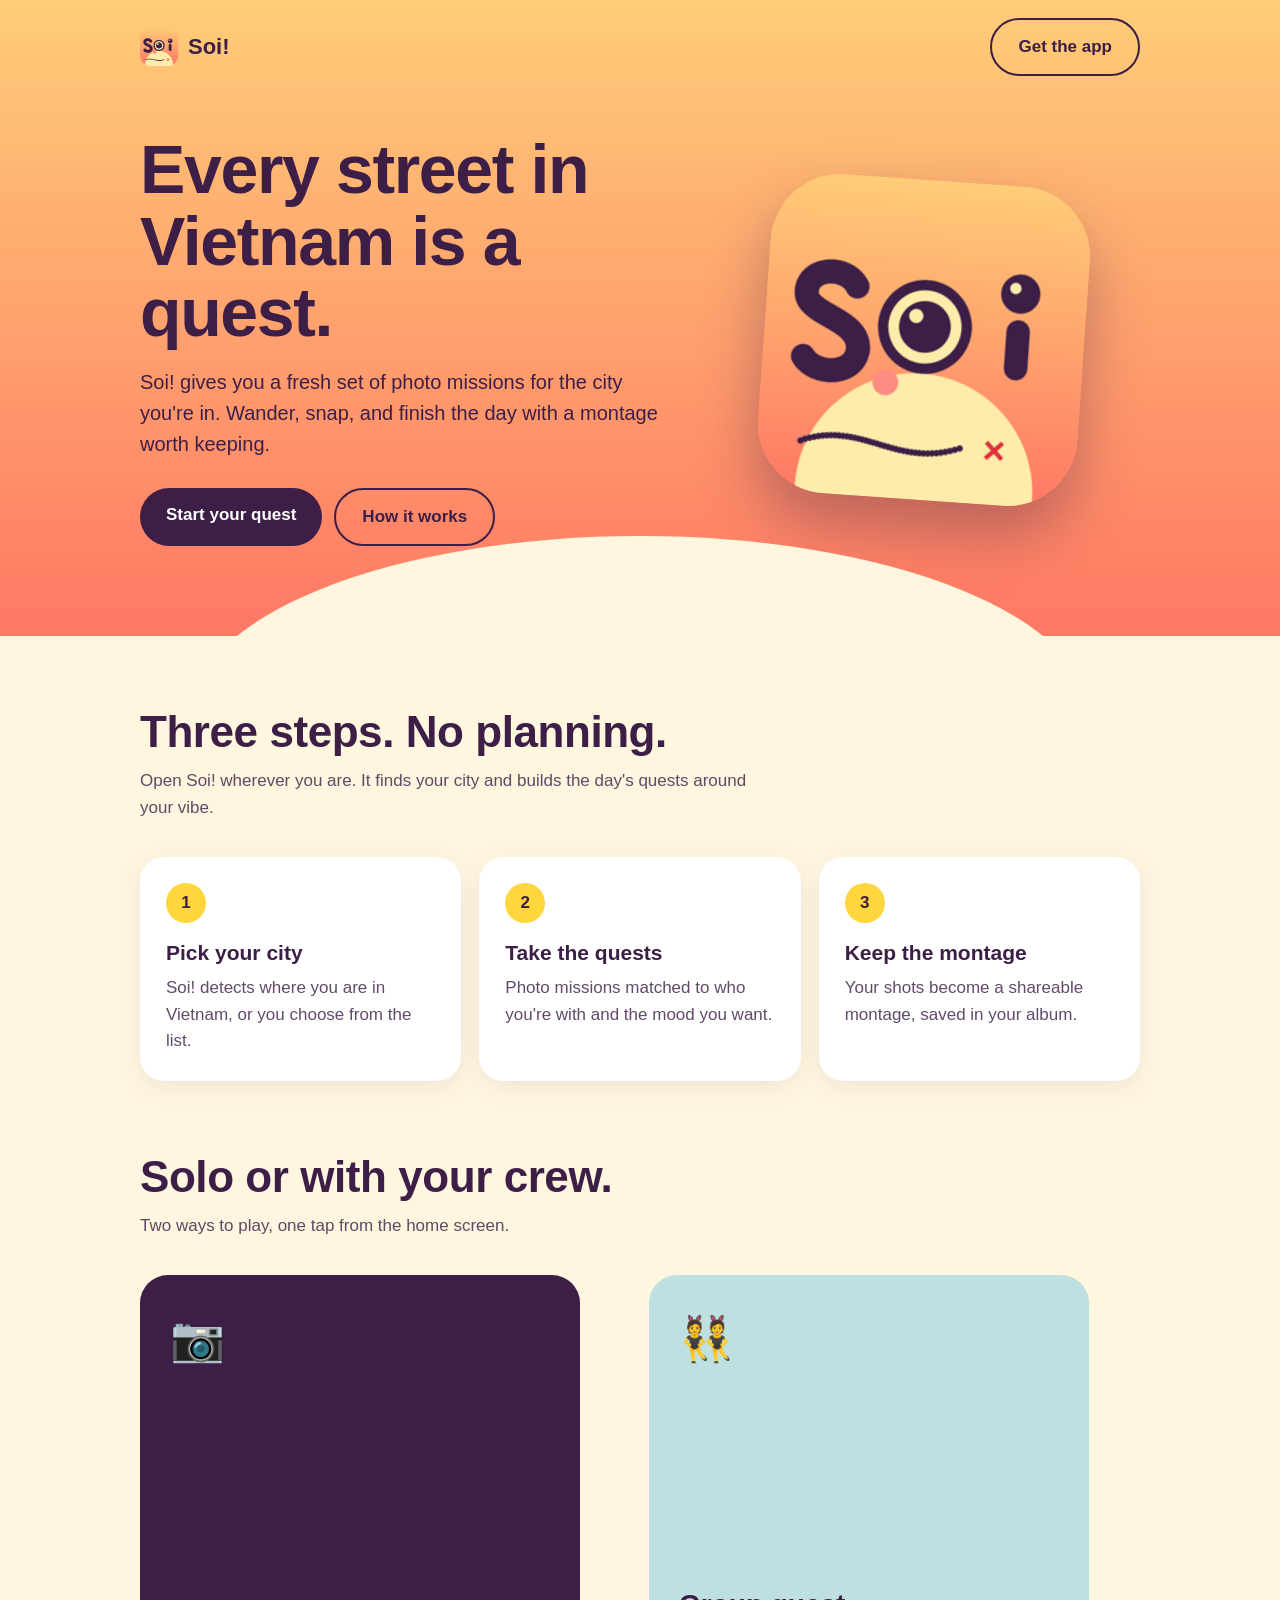
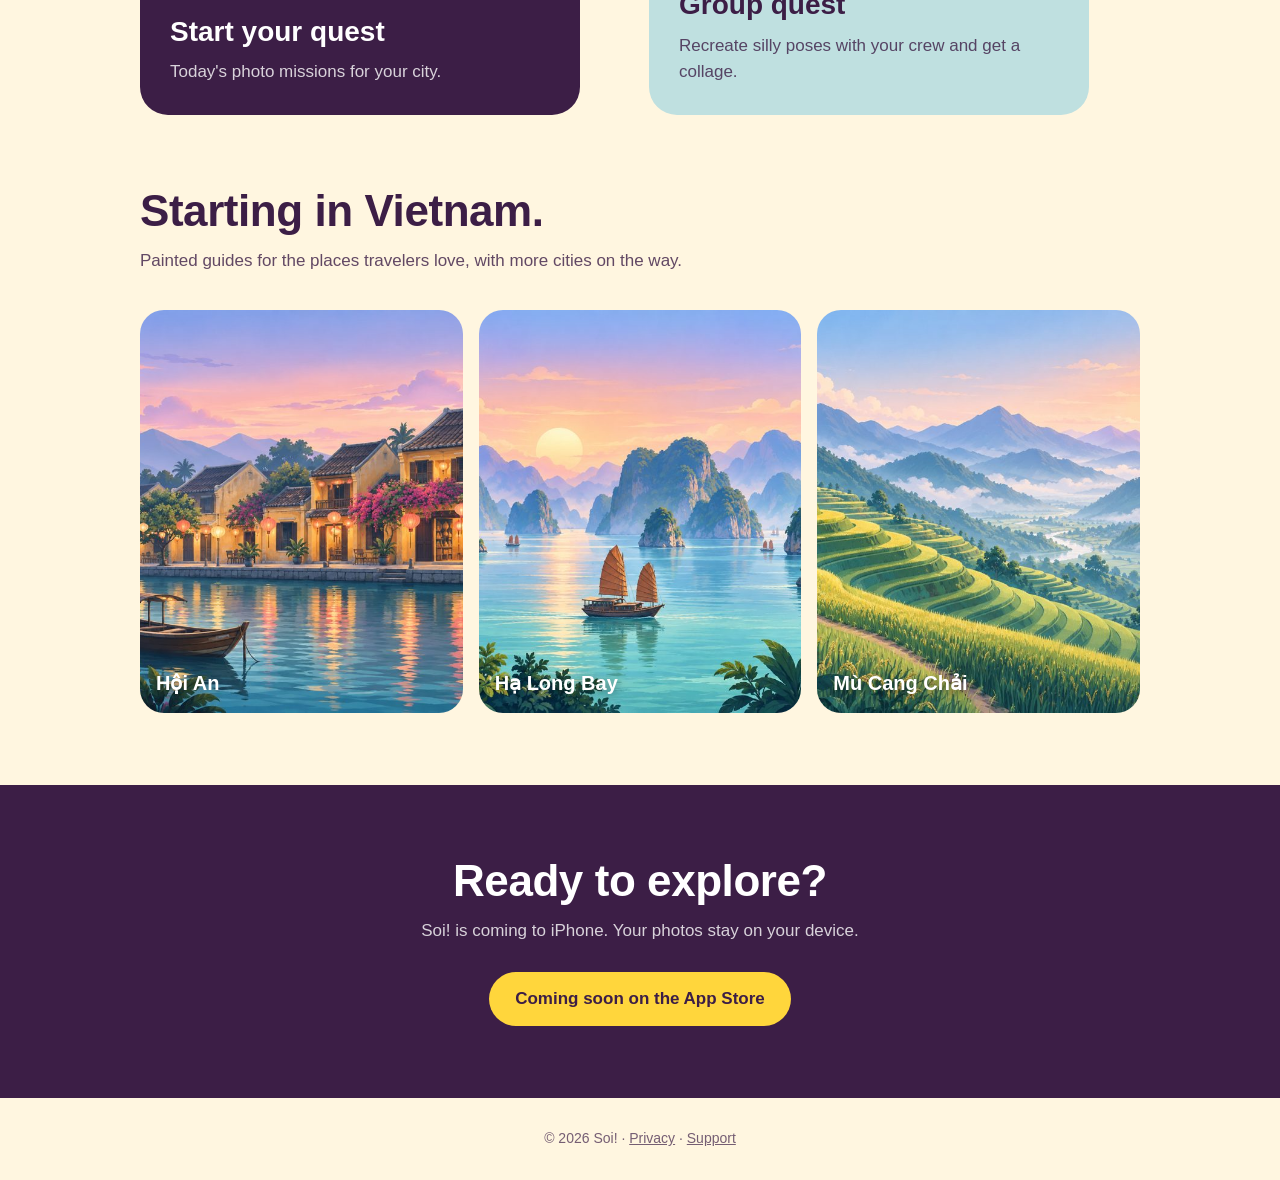
<file: index.html>
<!doctype html>
<html lang="en">
<head>
<meta charset="utf-8">
<meta name="viewport" content="width=device-width, initial-scale=1">
<title>Soi! Photo quests for Vietnam</title>
<meta name="description" content="Soi! turns every city in Vietnam into a daily photo quest. Explore, capture, and keep a montage of the trip.">
<link rel="icon" href="icon.png">
<style>
:root{--ink:#3c1e46;--cream:#fff6e0;--peach:#ffcd78;--coral:#ff7864;--gold:#ffd63c;--red:#dc323c;--card:#fff;}
*{box-sizing:border-box}
html{scroll-behavior:smooth}
body{margin:0;font:17px/1.55 -apple-system,BlinkMacSystemFont,"SF Pro Rounded","Segoe UI",Roboto,sans-serif;color:var(--ink);background:var(--cream)}
a{color:inherit}
.wrap{max-width:1040px;margin:0 auto;padding:0 20px}
nav{display:flex;align-items:center;justify-content:space-between;padding:18px 0}
.brand{display:flex;align-items:center;gap:10px;font-weight:800;font-size:22px;text-decoration:none}
.brand img{width:38px;height:38px;border-radius:10px}
.btn{display:inline-block;background:var(--ink);color:#fff;padding:14px 26px;border-radius:999px;font-weight:700;text-decoration:none}
.btn.ghost{background:transparent;color:var(--ink);border:2px solid var(--ink)}
header.hero{background:linear-gradient(180deg,var(--peach),var(--coral));position:relative;overflow:hidden}
.hero .grid{display:grid;grid-template-columns:1.1fr .9fr;gap:40px;align-items:center;padding:40px 0 90px}
h1{font-size:clamp(40px,6vw,68px);line-height:1.05;margin:0 0 18px;letter-spacing:-.02em}
.lead{font-size:20px;max-width:30em;margin:0 0 28px}
.cta{display:flex;gap:12px;flex-wrap:wrap}
.hero-icon{justify-self:center;width:min(320px,70vw);aspect-ratio:1;border-radius:22%;box-shadow:0 30px 60px rgba(60,30,70,.35);transform:rotate(4deg)}
.hill{position:absolute;left:50%;bottom:-260px;width:900px;height:360px;border-radius:50%;background:var(--cream);transform:translateX(-50%)}
section{padding:72px 0}
h2{font-size:clamp(30px,4vw,44px);line-height:1.1;margin:0 0 12px;letter-spacing:-.01em}
.sub{max-width:36em;margin:0 0 36px;opacity:.8}
.steps{display:grid;grid-template-columns:repeat(3,1fr);gap:18px}
.card{background:var(--card);border-radius:24px;padding:26px;box-shadow:0 6px 24px rgba(60,30,70,.08)}
.num{width:40px;height:40px;border-radius:50%;background:var(--gold);display:grid;place-items:center;font-weight:800;margin-bottom:14px}
.card h3{margin:0 0 6px;font-size:21px}.card p{margin:0;opacity:.8}
.modes{display:grid;grid-template-columns:1fr 1fr;gap:18px}
.tile{border-radius:28px;padding:30px;aspect-ratio:1;display:flex;flex-direction:column;justify-content:space-between;max-width:440px;width:100%}
.tile.a{background:var(--ink);color:#fff}.tile.b{background:#bfe0e0}
.tile .ic{font-size:44px}.tile h3{margin:0;font-size:28px}.tile p{margin:6px 0 0;opacity:.8}
.cities{display:grid;grid-template-columns:repeat(3,1fr);gap:16px}
.city{position:relative;border-radius:24px;overflow:hidden;aspect-ratio:4/5;color:#fff}
.city img{width:100%;height:100%;object-fit:cover;display:block}
.city span{position:absolute;left:16px;bottom:14px;font-weight:800;font-size:20px;text-shadow:0 2px 10px rgba(0,0,0,.5)}
.band{background:var(--ink);color:#fff;text-align:center}
.band .btn{background:var(--gold);color:var(--ink)}
footer{padding:30px 0;text-align:center;font-size:14px;opacity:.7}
@media(max-width:760px){.hero .grid,.steps,.modes,.cities{grid-template-columns:1fr}.hero-icon{width:200px;order:-1}.tile{aspect-ratio:auto;min-height:220px;max-width:none}.city{aspect-ratio:16/10}}
</style>
</head>
<body>
<header class="hero">
  <div class="wrap">
    <nav>
      <a class="brand" href="#"><img src="icon.png" alt="">Soi!</a>
      <a class="btn ghost" href="#get">Get the app</a>
    </nav>
    <div class="grid">
      <div>
        <h1>Every street in Vietnam is a quest.</h1>
        <p class="lead">Soi! gives you a fresh set of photo missions for the city you're in. Wander, snap, and finish the day with a montage worth keeping.</p>
        <div class="cta"><a class="btn" href="#get">Start your quest</a><a class="btn ghost" href="#how">How it works</a></div>
      </div>
      <img class="hero-icon" src="icon.png" alt="Soi! app icon">
    </div>
  </div>
  <div class="hill"></div>
</header>

<section id="how">
  <div class="wrap">
    <h2>Three steps. No planning.</h2>
    <p class="sub">Open Soi! wherever you are. It finds your city and builds the day's quests around your vibe.</p>
    <div class="steps">
      <div class="card"><div class="num">1</div><h3>Pick your city</h3><p>Soi! detects where you are in Vietnam, or you choose from the list.</p></div>
      <div class="card"><div class="num">2</div><h3>Take the quests</h3><p>Photo missions matched to who you're with and the mood you want.</p></div>
      <div class="card"><div class="num">3</div><h3>Keep the montage</h3><p>Your shots become a shareable montage, saved in your album.</p></div>
    </div>
  </div>
</section>

<section style="padding-top:0">
  <div class="wrap">
    <h2>Solo or with your crew.</h2>
    <p class="sub">Two ways to play, one tap from the home screen.</p>
    <div class="modes">
      <div class="tile a"><div class="ic">📷</div><div><h3>Start your quest</h3><p>Today's photo missions for your city.</p></div></div>
      <div class="tile b"><div class="ic">👯</div><div><h3>Group quest</h3><p>Recreate silly poses with your crew and get a collage.</p></div></div>
    </div>
  </div>
</section>

<section style="padding-top:0">
  <div class="wrap">
    <h2>Starting in Vietnam.</h2>
    <p class="sub">Painted guides for the places travelers love, with more cities on the way.</p>
    <div class="cities">
      <div class="city"><img src="hoi-an.jpg" alt="Hoi An" loading="lazy"><span>Hội An</span></div>
      <div class="city"><img src="ha-long.jpg" alt="Ha Long Bay" loading="lazy"><span>Hạ Long Bay</span></div>
      <div class="city"><img src="mu-cang-chai.jpg" alt="Mu Cang Chai" loading="lazy"><span>Mù Cang Chải</span></div>
    </div>
  </div>
</section>

<section class="band" id="get">
  <div class="wrap">
    <h2>Ready to explore?</h2>
    <p class="sub" style="margin:0 auto 28px">Soi! is coming to iPhone. Your photos stay on your device.</p>
    <a class="btn" href="#">Coming soon on the App Store</a>
  </div>
</section>
<footer><div class="wrap">© 2026 Soi! · <a href="privacy.html">Privacy</a> · <a href="support.html">Support</a></div></footer>
</body>
</html>
</file>
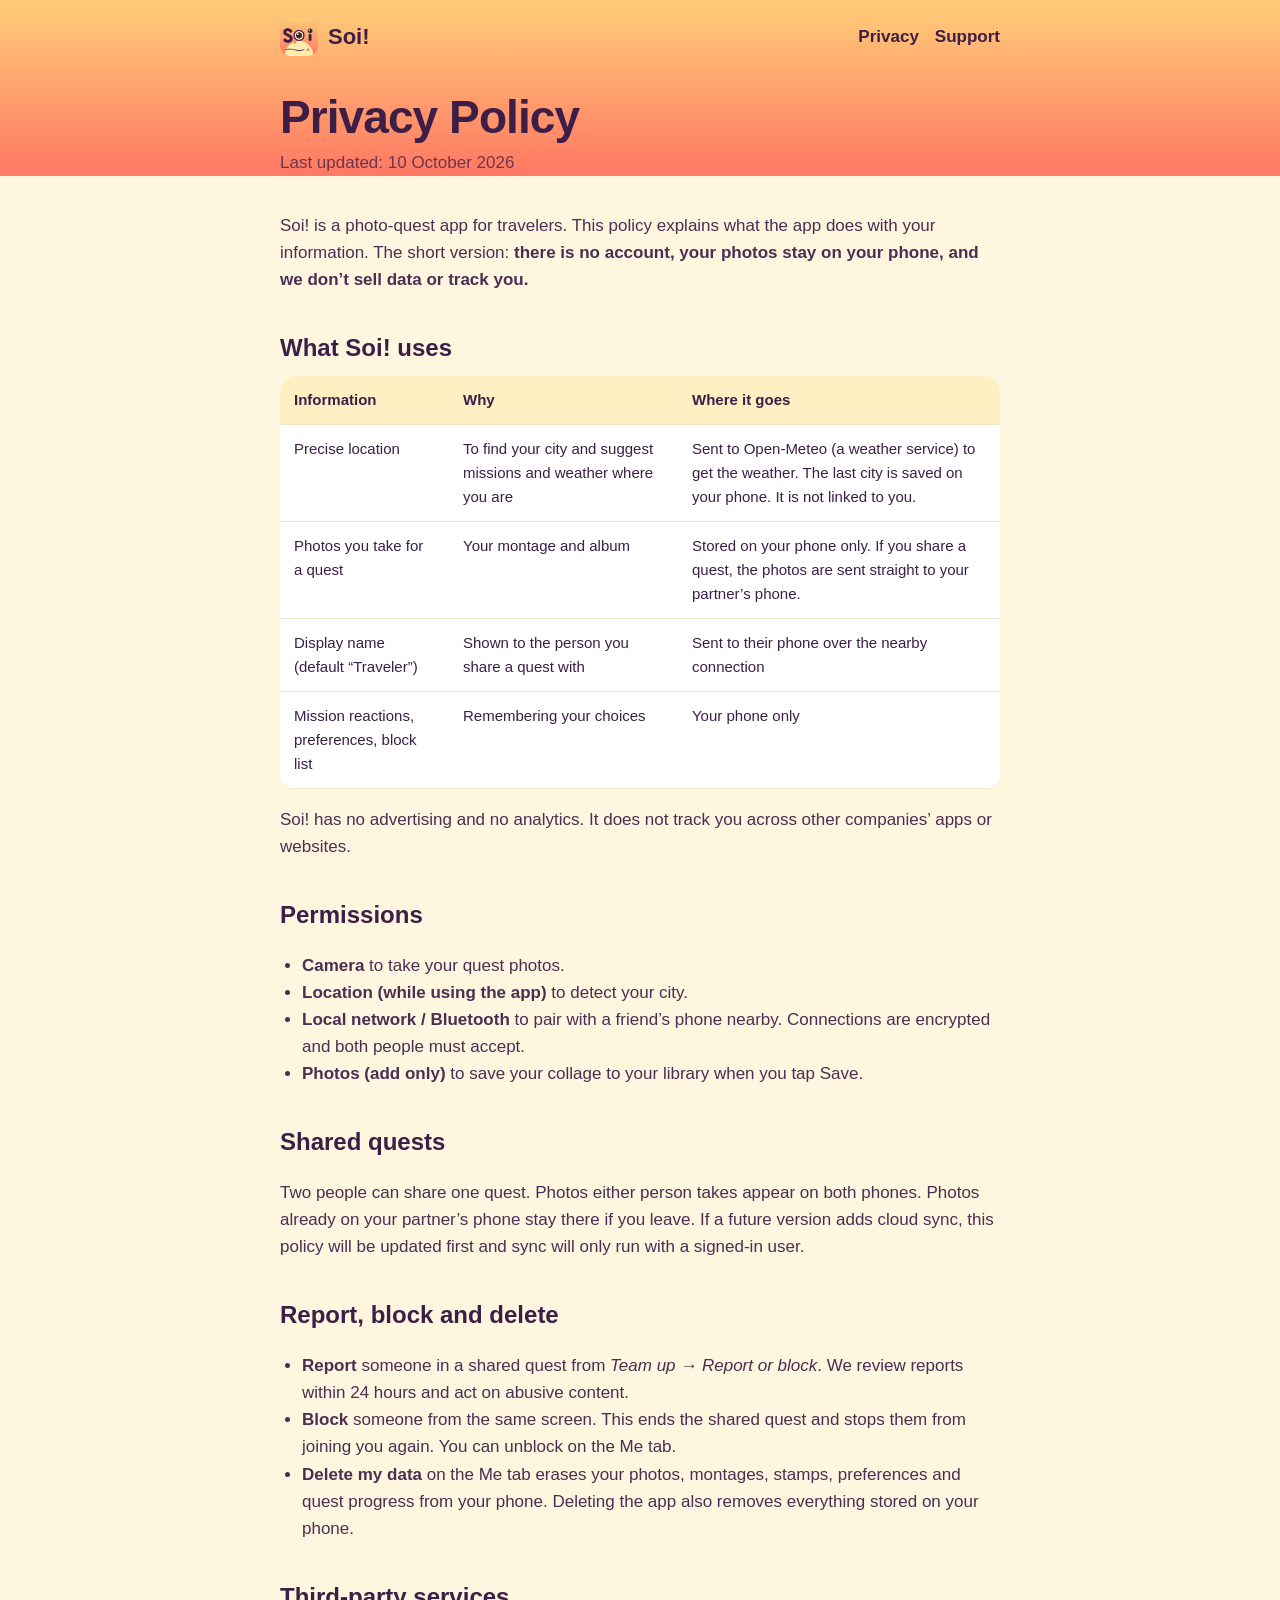
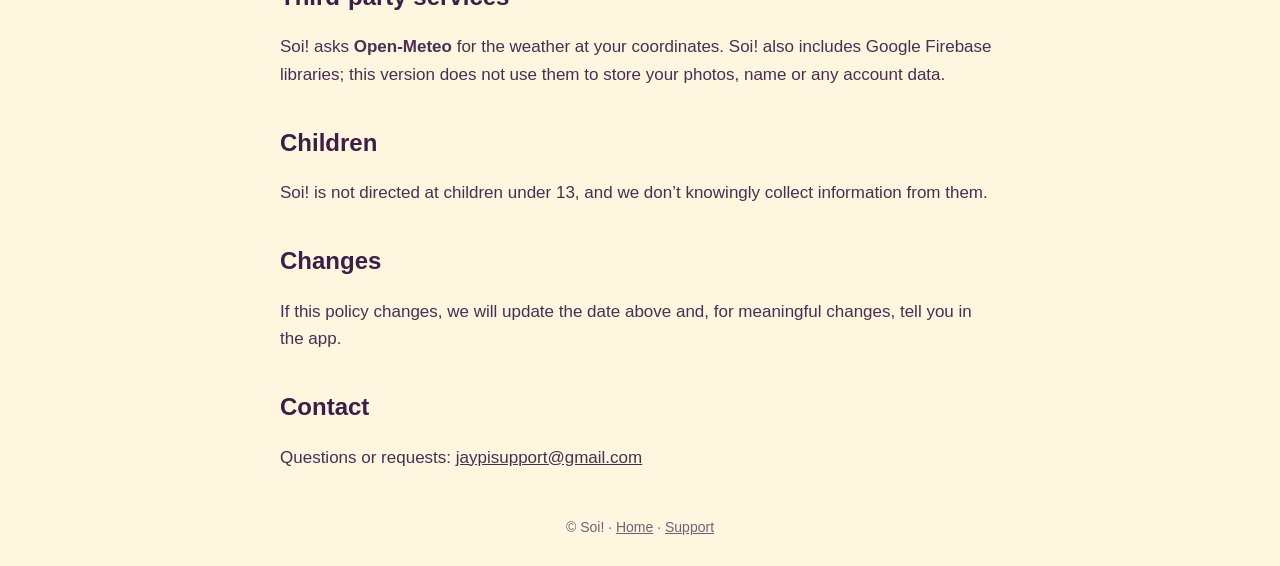
<file: privacy.html>
<!doctype html>
<html lang="en">
<head>
<meta charset="utf-8">
<meta name="viewport" content="width=device-width, initial-scale=1">
<title>Privacy Policy · Soi!</title>
<meta name="description" content="How Soi! handles your location, photos and data.">
<link rel="icon" href="icon.png">
<link rel="stylesheet" href="legal.css">
</head>
<body>
<header>
  <div class="wrap">
    <nav>
      <a class="brand" href="./"><img src="icon.png" alt="">Soi!</a>
      <span class="links"><a href="privacy.html">Privacy</a><a href="support.html">Support</a></span>
    </nav>
    <h1>Privacy Policy</h1>
    <p class="updated">Last updated: 10 October 2026</p>
  </div>
</header>
<main class="wrap">
  <p>Soi! is a photo-quest app for travelers. This policy explains what the app does with your information. The short version: <strong>there is no account, your photos stay on your phone, and we don’t sell data or track you.</strong></p>

  <h2>What Soi! uses</h2>
  <table>
    <thead><tr><th>Information</th><th>Why</th><th>Where it goes</th></tr></thead>
    <tbody>
      <tr><td>Precise location</td><td>To find your city and suggest missions and weather where you are</td><td>Sent to Open-Meteo (a weather service) to get the weather. The last city is saved on your phone. It is not linked to you.</td></tr>
      <tr><td>Photos you take for a quest</td><td>Your montage and album</td><td>Stored on your phone only. If you share a quest, the photos are sent straight to your partner’s phone.</td></tr>
      <tr><td>Display name (default “Traveler”)</td><td>Shown to the person you share a quest with</td><td>Sent to their phone over the nearby connection</td></tr>
      <tr><td>Mission reactions, preferences, block list</td><td>Remembering your choices</td><td>Your phone only</td></tr>
    </tbody>
  </table>
  <p>Soi! has no advertising and no analytics. It does not track you across other companies’ apps or websites.</p>

  <h2>Permissions</h2>
  <ul>
    <li><strong>Camera</strong> to take your quest photos.</li>
    <li><strong>Location (while using the app)</strong> to detect your city.</li>
    <li><strong>Local network / Bluetooth</strong> to pair with a friend’s phone nearby. Connections are encrypted and both people must accept.</li>
    <li><strong>Photos (add only)</strong> to save your collage to your library when you tap Save.</li>
  </ul>

  <h2>Shared quests</h2>
  <p>Two people can share one quest. Photos either person takes appear on both phones. Photos already on your partner’s phone stay there if you leave. If a future version adds cloud sync, this policy will be updated first and sync will only run with a signed-in user.</p>

  <h2>Report, block and delete</h2>
  <ul>
    <li><strong>Report</strong> someone in a shared quest from <em>Team up → Report or block</em>. We review reports within 24 hours and act on abusive content.</li>
    <li><strong>Block</strong> someone from the same screen. This ends the shared quest and stops them from joining you again. You can unblock on the Me tab.</li>
    <li><strong>Delete my data</strong> on the Me tab erases your photos, montages, stamps, preferences and quest progress from your phone. Deleting the app also removes everything stored on your phone.</li>
  </ul>

  <h2>Third-party services</h2>
  <p>Soi! asks <strong>Open-Meteo</strong> for the weather at your coordinates. Soi! also includes Google Firebase libraries; this version does not use them to store your photos, name or any account data.</p>

  <h2>Children</h2>
  <p>Soi! is not directed at children under 13, and we don’t knowingly collect information from them.</p>

  <h2>Changes</h2>
  <p>If this policy changes, we will update the date above and, for meaningful changes, tell you in the app.</p>

  <h2 id="contact">Contact</h2>
  <p>Questions or requests: <a href="mailto:jaypisupport@gmail.com">jaypisupport@gmail.com</a></p>
</main>
<footer><div class="wrap">© Soi! · <a href="./">Home</a> · <a href="support.html">Support</a></div></footer>
</body>
</html>
</file>
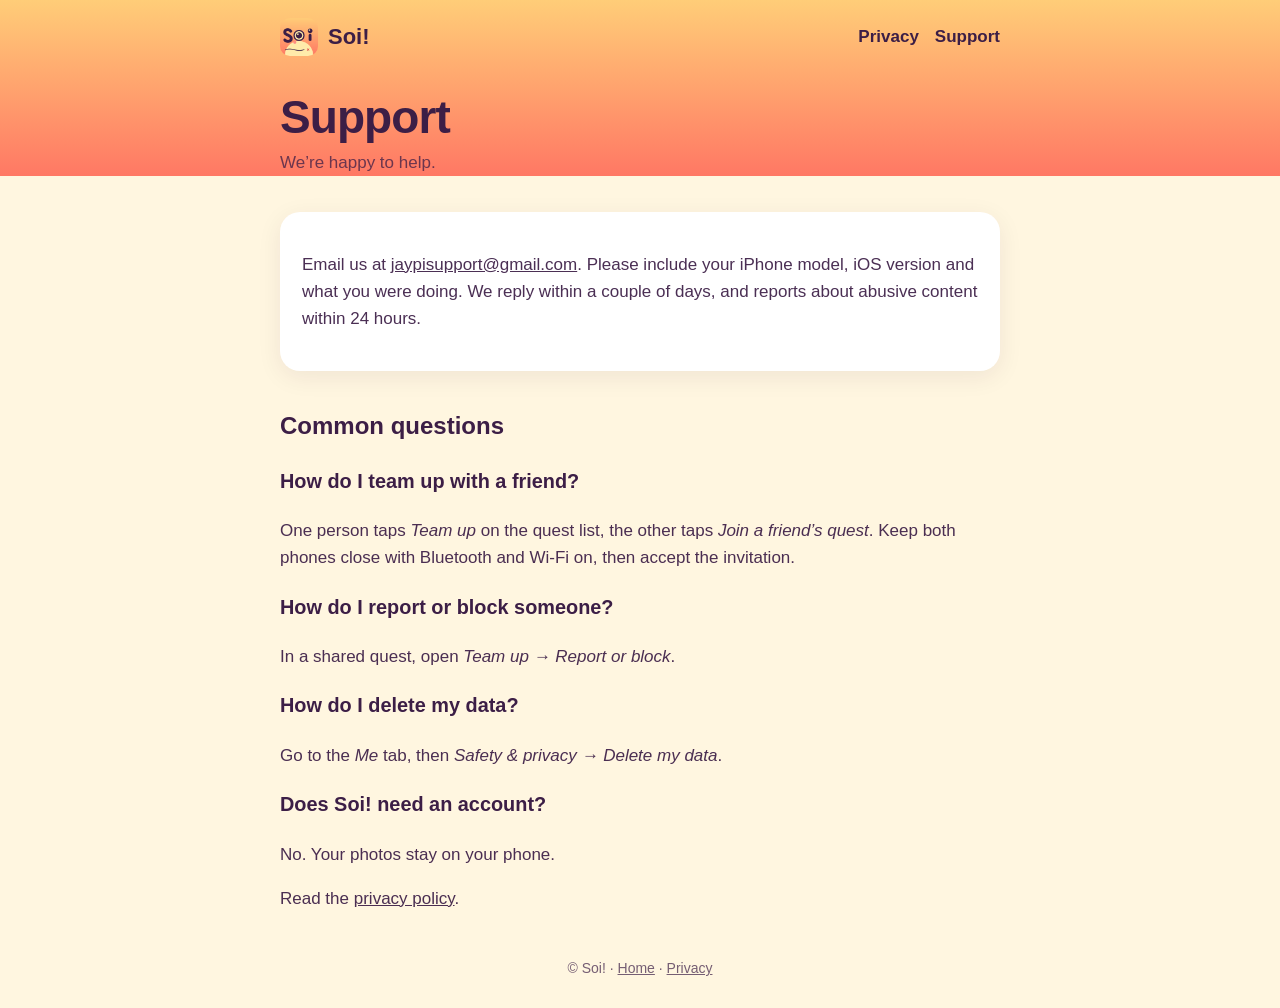
<file: support.html>
<!doctype html>
<html lang="en">
<head>
<meta charset="utf-8">
<meta name="viewport" content="width=device-width, initial-scale=1">
<title>Support · Soi!</title>
<meta name="description" content="Get help with Soi!, report a problem, or send feedback.">
<link rel="icon" href="icon.png">
<link rel="stylesheet" href="legal.css">
</head>
<body>
<header>
  <div class="wrap">
    <nav>
      <a class="brand" href="./"><img src="icon.png" alt="">Soi!</a>
      <span class="links"><a href="privacy.html">Privacy</a><a href="support.html">Support</a></span>
    </nav>
    <h1>Support</h1>
    <p class="updated">We’re happy to help.</p>
  </div>
</header>
<main class="wrap">
  <div class="card">
    <p>Email us at <a href="mailto:jaypisupport@gmail.com">jaypisupport@gmail.com</a>. Please include your iPhone model, iOS version and what you were doing. We reply within a couple of days, and reports about abusive content within 24 hours.</p>
  </div>

  <h2>Common questions</h2>
  <h3>How do I team up with a friend?</h3>
  <p>One person taps <em>Team up</em> on the quest list, the other taps <em>Join a friend’s quest</em>. Keep both phones close with Bluetooth and Wi-Fi on, then accept the invitation.</p>
  <h3>How do I report or block someone?</h3>
  <p>In a shared quest, open <em>Team up → Report or block</em>.</p>
  <h3>How do I delete my data?</h3>
  <p>Go to the <em>Me</em> tab, then <em>Safety &amp; privacy → Delete my data</em>.</p>
  <h3>Does Soi! need an account?</h3>
  <p>No. Your photos stay on your phone.</p>
  <p>Read the <a href="privacy.html">privacy policy</a>.</p>
</main>
<footer><div class="wrap">© Soi! · <a href="./">Home</a> · <a href="privacy.html">Privacy</a></div></footer>
</body>
</html>
</file>
<file: legal.css>
:root{--ink:#3c1e46;--cream:#fff6e0;--peach:#ffcd78;--coral:#ff7864;--gold:#ffd63c;--card:#fff}
*{box-sizing:border-box}
body{margin:0;font:17px/1.6 -apple-system,BlinkMacSystemFont,"SF Pro Rounded","Segoe UI",Roboto,sans-serif;color:var(--ink);background:var(--cream)}
a{color:var(--ink)}
header{background:linear-gradient(180deg,var(--peach),var(--coral))}
.wrap{max-width:760px;margin:0 auto;padding:0 20px}
nav{display:flex;align-items:center;justify-content:space-between;padding:18px 0}
.brand{display:flex;align-items:center;gap:10px;font-weight:800;font-size:22px;text-decoration:none}
.brand img{width:38px;height:38px;border-radius:10px}
nav .links a{margin-left:16px;font-weight:600;text-decoration:none}
h1{font-size:clamp(32px,5vw,46px);line-height:1.1;margin:18px 0 6px;letter-spacing:-.02em}
.updated{margin:0 0 36px;opacity:.75}
main{padding:36px 0 60px}
h2{font-size:24px;margin:36px 0 8px}
p,li{opacity:.92}
ul{padding-left:22px}
table{width:100%;border-collapse:collapse;background:var(--card);border-radius:16px;overflow:hidden;font-size:15px}
th,td{text-align:left;padding:12px 14px;vertical-align:top;border-bottom:1px solid #f0e4c8}
th{background:#fff0c4}
.card{background:var(--card);border-radius:20px;padding:22px;box-shadow:0 6px 24px rgba(60,30,70,.08)}
footer{padding:28px 0;text-align:center;font-size:14px;opacity:.7}
@media(max-width:560px){table,thead,tbody,tr,th,td{display:block}thead{display:none}td{border:0;padding:4px 14px}tr{padding:10px 0;border-bottom:1px solid #f0e4c8}}
</file>
